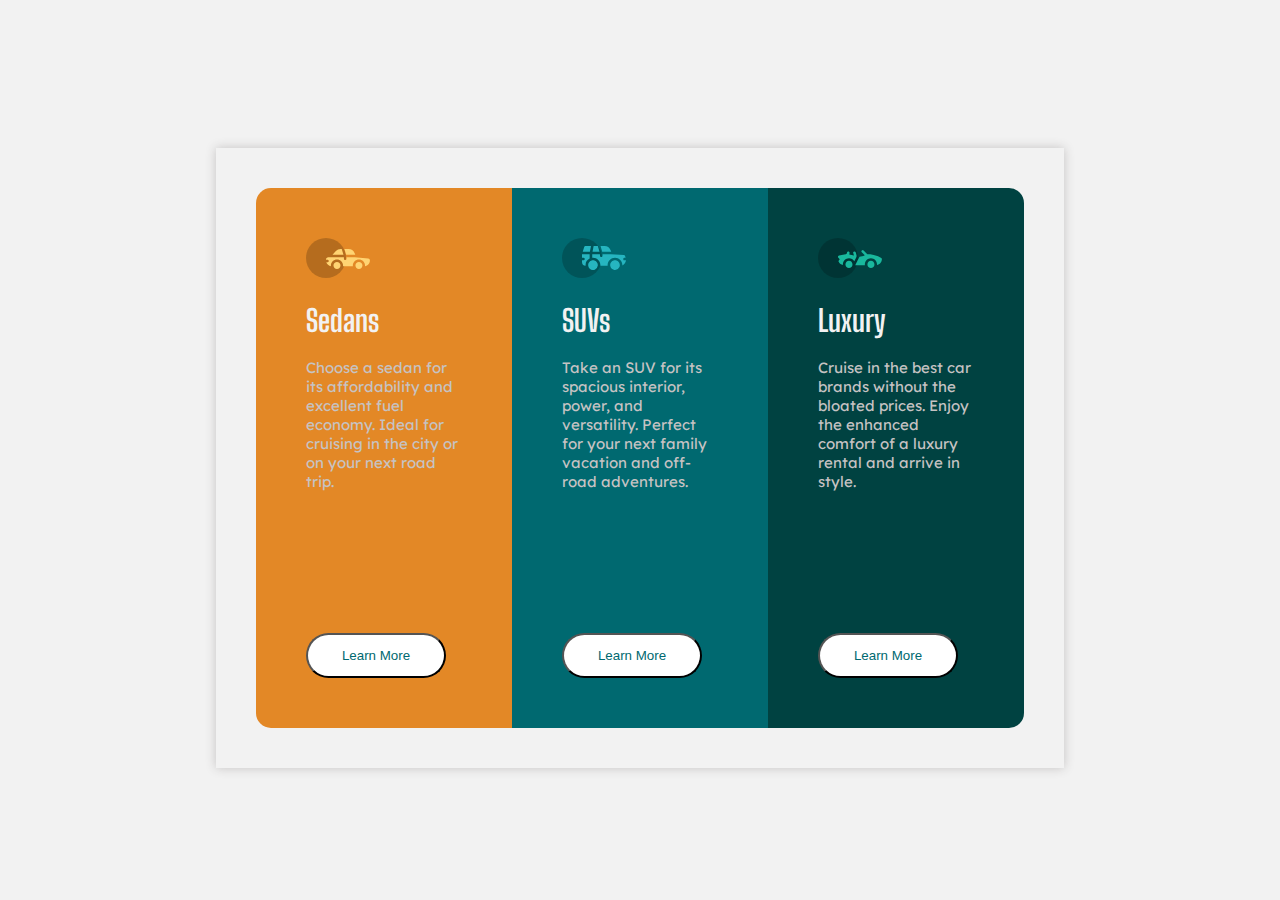
<file: index.html>
<!DOCTYPE html>
<html>
<head>
  <meta http-equiv="refresh" content="0; url=CardComponents/3-column-preview-card-component-main/" />
</head>
<body>
  <p>If you are not redirected, <a href="CardComponents/3-column-preview-card-component-main/">click here</a>.</p>
</body>
</html>
</file>
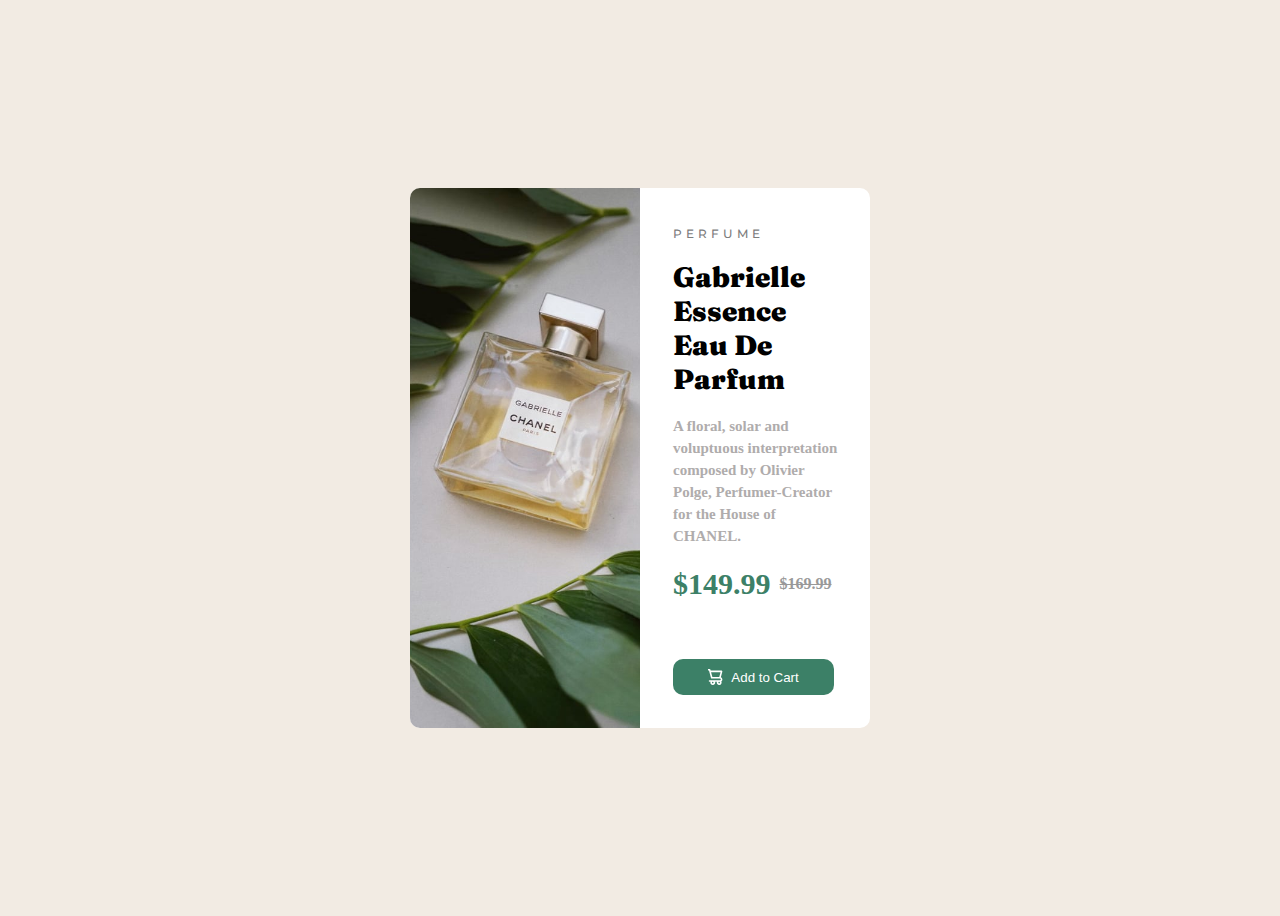
<file: product-preview-card-component-main/index.html>
<!DOCTYPE html>
<html lang="en">
<head>
  <meta charset="UTF-8">
  <meta name="viewport" content="width=device-width, initial-scale=1.0"> <!-- displays site properly based on user's device -->

  <link rel="icon" type="image/png" sizes="32x32" href="./images/favicon-32x32.png">
  <link rel="stylesheet" href="style.css">
  <title>Frontend Mentor | Product preview card component</title>

 

</head>
<body>

<div class="container">
  <div class="column col-1">
  <img src="./images/image-product-desktop.jpg" alt="" srcset="">
  </div>
  <div class="column col-2">
    <div>
      <h3>Perfume</h3>
      <h1>Gabrielle Essence Eau De Parfum</h1>
      <p> A floral, solar and voluptuous interpretation composed by Olivier Polge, 
        Perfumer-Creator for the House of CHANEL.
      </p>
      <div class="price"><span id="p1">$149.99</span>
        <span id="s2">$169.99</span>
        </div>
    </div>
    <div id="btn"><button> <svg width="15" height="16" xmlns="http://www.w3.org/2000/svg"><path d="M14.383 10.388a2.397 2.397 0 0 0-1.518-2.222l1.494-5.593a.8.8 0 0 0-.144-.695.8.8 0 0 0-.631-.28H2.637L2.373.591A.8.8 0 0 0 1.598 0H0v1.598h.983l1.982 7.4a.8.8 0 0 0 .799.59h8.222a.8.8 0 0 1 0 1.599H1.598a.8.8 0 1 0 0 1.598h.943a2.397 2.397 0 1 0 4.507 0h1.885a2.397 2.397 0 1 0 4.331-.376 2.397 2.397 0 0 0 1.12-2.021ZM11.26 7.99H4.395L3.068 3.196h9.477L11.26 7.991Zm-6.465 6.392a.8.8 0 1 1 0-1.598.8.8 0 0 1 0 1.598Zm6.393 0a.8.8 0 1 1 0-1.598.8.8 0 0 1 0 1.598Z" fill="#FFF"/></svg><span>Add to Cart</span></button></div>
  </div>
</div>












  <!-- Perfume

  Gabrielle Essence Eau De Parfum

  A floral, solar and voluptuous interpretation composed by Olivier Polge, 
  Perfumer-Creator for the House of CHANEL.

  $149.99
  $169.99

  Add to Cart -->

</body>
</html>
</file>
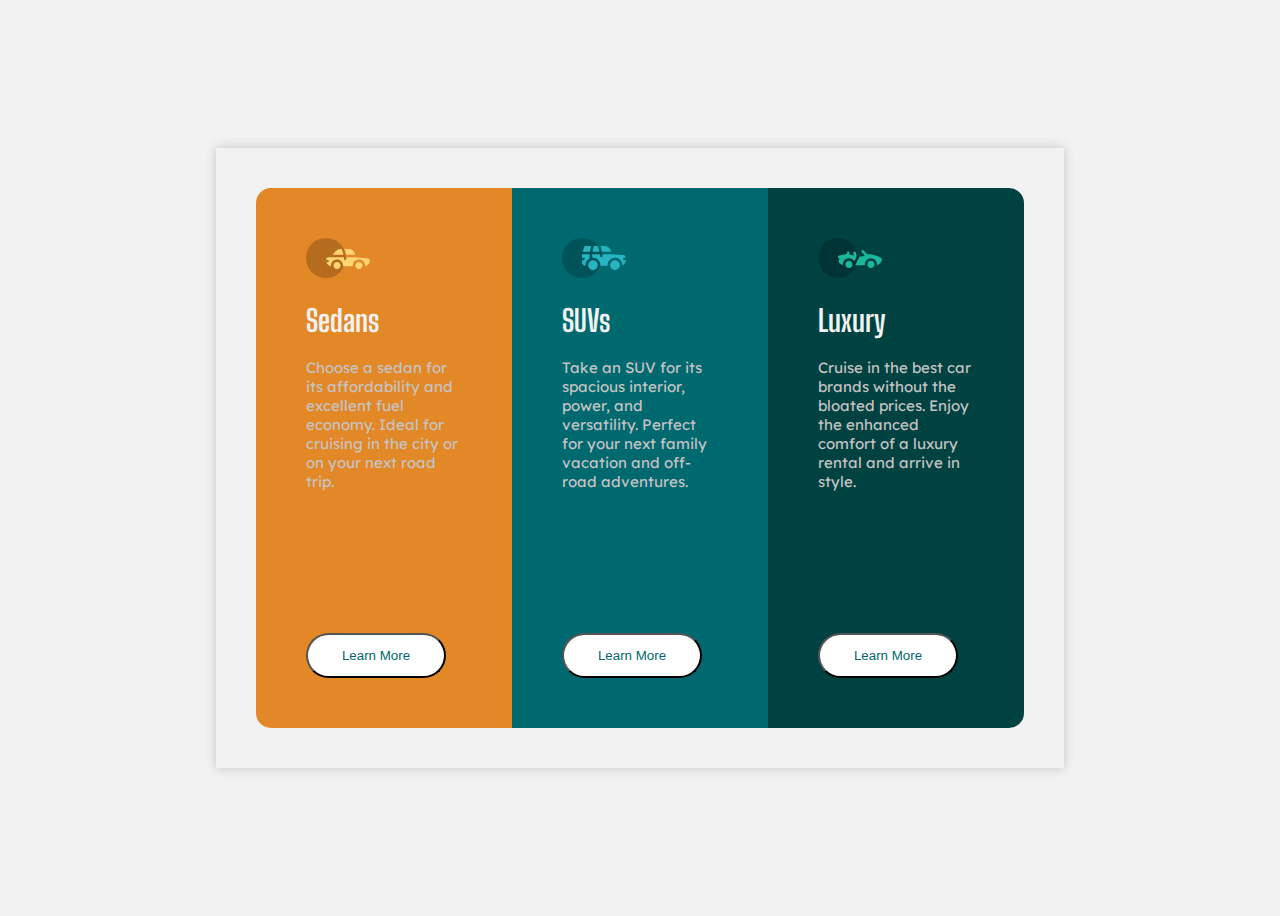
<file: CardComponents/3-column-preview-card-component-main/index.html>
<!DOCTYPE html>
<html lang="en">

<head>
  <meta charset="UTF-8">
  <meta name="viewport" content="width=device-width, initial-scale=1.0">
  <!-- displays site properly based on user's device -->

  <link rel="icon" type="image/png" sizes="32x32" href="./images/favicon-32x32.png">

  <title>Frontend Mentor | 3-column preview card component</title>
  <link rel="stylesheet" href="style.css">

</head>

<body>
  <div class="container">
    <div class="column orange">
      <div>
        <img src="./images/icon-sedans.svg" alt="sedan">
        <h1> Sedans</h1>
        <p>Choose a sedan for its affordability and excellent fuel economy. Ideal for cruising in the city
          or on your next road trip.</p>
      </div>
      <div class="btn"><button>Learn More</button></div>
    </div>
    <div class="column cyan">
      <div>
        <img src="./images/icon-suvs.svg" alt="sedan">
        <h1> SUVs</h1>
        <p> Take an SUV for its spacious interior, power, and versatility. Perfect for your next family vacation
          and off-road adventures.</p>
      </div>
      <div class="btn"><button>Learn More</button></div>
    </div>
    <div class="column dark-cyan">
      <div>
        <img src="./images/icon-luxury.svg" alt="sedan">
        <h1>Luxury</h1>
        <p> Cruise in the best car brands without the bloated prices. Enjoy the enhanced comfort of a luxury
          rental and arrive in style.</p>
      </div>
      <div class="btn"><button>Learn More</button></div>
    </div>
  </div>


</body>

</html>
</file>
<file: product-preview-card-component-main/style.css>
@import url('https://fonts.googleapis.com/css2?family=Montserrat:ital,wght@0,100..900;1,100..900&display=swap');

@import url('https://fonts.googleapis.com/css2?family=Fraunces:ital,opsz,wght@0,9..144,100..900;1,9..144,100..900&display=swap');

body {
    background-color: hsl(30, 38%, 92%);
    font-size: 14px;
    height: 100vh;
    display: flex;
    justify-content: center;
    align-items: center;

}

.container {
    width: 60vw;
    height: 60vh;
    display: flex;
    justify-content: center;
    align-items: center;
    padding: 10px;

}

.column {
    width: 30%;
    height: 100%;
    background-color: hsl(0, 0%, 100%);
    box-sizing: border-box;

}

.col-1 {
    border-top-left-radius: 10px;
    border-bottom-left-radius: 10px;
}

.col-2 {
    border-top-right-radius: 10px;
    border-bottom-right-radius: 10px;
    padding: 33px;
    display: flex;
    flex-direction: column;
    justify-content: space-between;

}

.col-1 img {
    object-fit: cover;
    width: 100%;
    height: 100%;
    border-top-left-radius: 10px;
    border-bottom-left-radius: 10px;
}

h3 {
    font-family: 'Montserrat', sans-serif;
    letter-spacing: 4px;
    text-transform: uppercase;
    color: #7d7d7d;
    font-weight: 500;
    margin-top: 5px;
    font-size: 12px;
}

h1 {
    font-family: "Fraunces", serif;
    font-optical-sizing: auto;
    font-weight: 900;
    font-style: normal;
    font-variation-settings:
        "SOFT" 0,
        "WONK" 0;
}

p {
    font-family: 'Libre Baskerville', serif;
    color: #afacac;
    margin-bottom: 20px;
    line-height: 22px;
    font-weight: 700;
    font-size: 15px;
    
}

.price {
    display: flex;
    align-items: center;


}

#p1 {
    font-size: 30px;
    color: hsl(158, 36%, 37%);
    font-weight: bold;
}

#s2 {
    text-decoration: line-through;
    margin: auto 9px;
    color: #999;
    font-size: 16px;
    font-weight: 900;
}

button {
    background-color: hsl(158, 36%, 37%);
    color: hsl(0, 0%, 100%);
    padding: 10px 20px;
    border-radius: 10px;
    width: 98%;
    display: flex;
    justify-content: center;
    align-items: center;
    border: none;
    transition: background-color 0.3s ease;
}

button:hover {
    background-color: #2a5b49;
}

#btn button svg {
    margin-right: 8px;
}
</file>
<file: CardComponents/3-column-preview-card-component-main/style.css>
@import url('https://fonts.googleapis.com/css2?family=Lexend+Deca:wght@100..900&display=swap');
@import url('https://fonts.googleapis.com/css2?family=Big+Shoulders+Display:wght@100..900&display=swap');


body {
    display: flex;
    justify-content: center;
    align-items: center;
    background-color: hsl(0, 0%, 95%);
    font-family: "Lexend Deca", sans-serif;
    font-weight: 400;
    font-size: 15px;
    height: 100vh;

}

.container {
    display: flex;
    width: 60vw;
    height: 60vh;
    box-shadow: 0px 0px 10px 0px rgb(196, 194, 194);
    padding: 40px;
}

.column {
    padding: 50px;
    width: 33.33%;
    display: flex;
    flex-direction: column;
    justify-content: space-between;
}

.orange {
    background-color: hsl(31, 77%, 52%);
    border-top-left-radius: 15px;
    border-bottom-left-radius: 15px;
}

.cyan {
    background-color: hsl(184, 100%, 22%);
}

.dark-cyan {
    background-color: hsl(179, 100%, 13%);
    border-top-right-radius: 15px;
    border-bottom-right-radius: 15px;
}

button {
    padding: 13px;
    border-radius: 30px;
    background-color: white;
    color: hsl(184, 100%, 22%);
    ;
    width: 140px;

}

.btn {
    align-items: end;
}

h1 {
    font-family: "Big Shoulders Display", sans-serif;
    font-weight: 700;
    color: hsl(0, 0%, 95%);
}

p {
    color: hsl(0, 3%, 77%);
}
</file>
